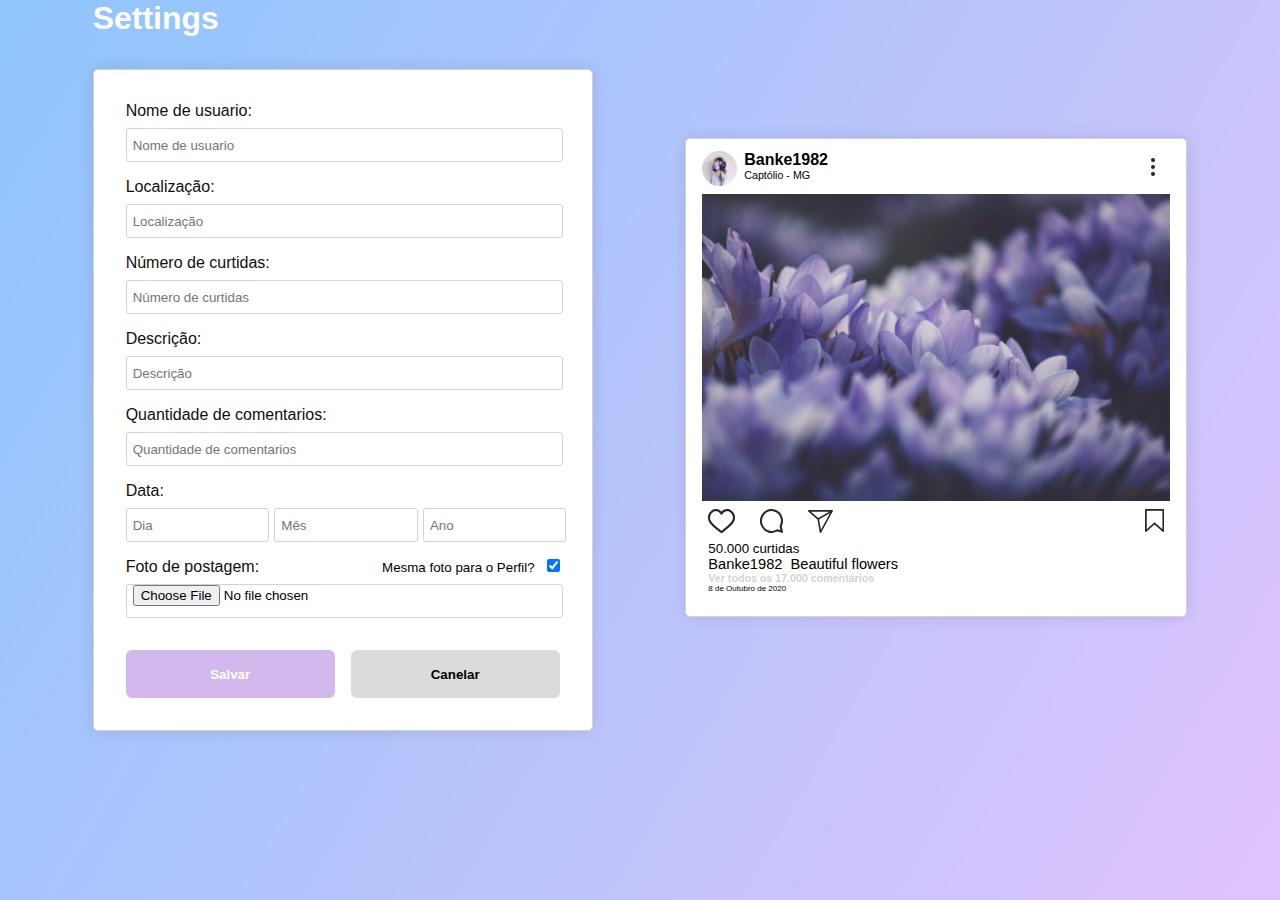
<file: index.html>
<!DOCTYPE html>
<html lang="pt-br">
<head>
    <meta charset="UTF-8">
    <meta http-equiv="X-UA-Compatible" content="IE=edge">
    <meta name="viewport" content="width=device-width, initial-scale=1.0">
    <link rel="stylesheet" href="css/index.css">
    <title>UI Instagram</title>
</head>
<body>  
  <section class="forms">
    <h1>Settings</h1>
    <div>
      <p class="titles">Nome de usuario:</p>
      <Input class="input" id="et_username" type="text" placeholder="Nome de usuario"></Input>

      <p class="titles">Localização:</p>
      <Input class="input" id="et_local" type="text" placeholder="Localização"></Input>

      <p class="titles">Número de curtidas:</p>
      <Input class="input" id="et_likenumber" type="number" placeholder="Número de curtidas"></Input>

      <p class="titles">Descrição:</p>
      <Input class="input" id="et_description" type="text" placeholder="Descrição"></Input>

      <p class="titles">Quantidade de comentarios:</p>
      <Input class="input" id="et_commentsnumber" type="number" placeholder="Quantidade de comentarios"></Input>

      <p class="titles">Data:</p>
      <div id="dateDiv">
        <Input class="input" id="et_day" type="text" placeholder="Dia"></Input>
        <Input class="input" id="et_month" type="text" placeholder="Mês"></Input>
        <Input class="input" id="et_year" type="text" placeholder="Ano"></Input>
    </div>

      <div class="photoMain">
        <p class="titles">Foto de postagem:</p>
        <p id="sameImg">Mesma foto para o Perfil?<input type="checkbox" id="sameImgBox" checked></p>
      </div>
      <input class="input" type="file" id="postImgUp" accept="image/png, image/jpg, image/jpeg">

      <div class="photoPerfil">
        <p class="titles">Foto de Perfil:</p>
        <Input class="input" type="file" id="perfilImgUp" accept="image/png, image/jpg, image/jpeg">
      </div>

      <div class="formBtn">
          <button id="salvarBtn" type="submit">Salvar</button>
          <button id="cencelarBtn" type="button">Canelar</button>          
      </div>
    </div>
  </section>
  
  <section class="post">
      <!--cabecalho-->
      <header>
        <img id="UserPhoto" alt="User Photo">
        <div>
            <h2 id="tx_user">Banke1982</h2>
            <h5 id="tx_local">Captólio - MG</h5>
        </div>
        <button type="button"><img class="imgBtn" src="img/Dots.svg" alt="OP"></button>
      </header>

      <!--Photo-->
      <main>
        <img id="postImg" alt="Photo" style="display: none">
      </main>

      <!--Buttons-->
      <div class="btns">
        <button type="button"><img src="img/Heart.svg" alt="OP"></button>
        <button type="button"><img src="img/Comment.svg" alt="OP"></button>
        <button type="button"> <img src="img/Share.svg" alt="OP"></button>
            <button type="button"> <img id="savebtn" src="img/Bookmark.svg" alt="OP"></button>
      </div>

      <!--Rodapé-->
      <footer>
        <p id="likes">50.000 curtidas</p>
        <div>
            <p id="userDescription">Banke1982</p>
            <p id="description">Beautiful flowers</p>
        </div>
        <p id="comments">Ver todos os 17.000 comentários</p>
        <p id="date">8 de Outubro de 2020</p>
       </footer>
  </section>

 
</body>
<script src="js/index.js">
</script>
</html>
</file>
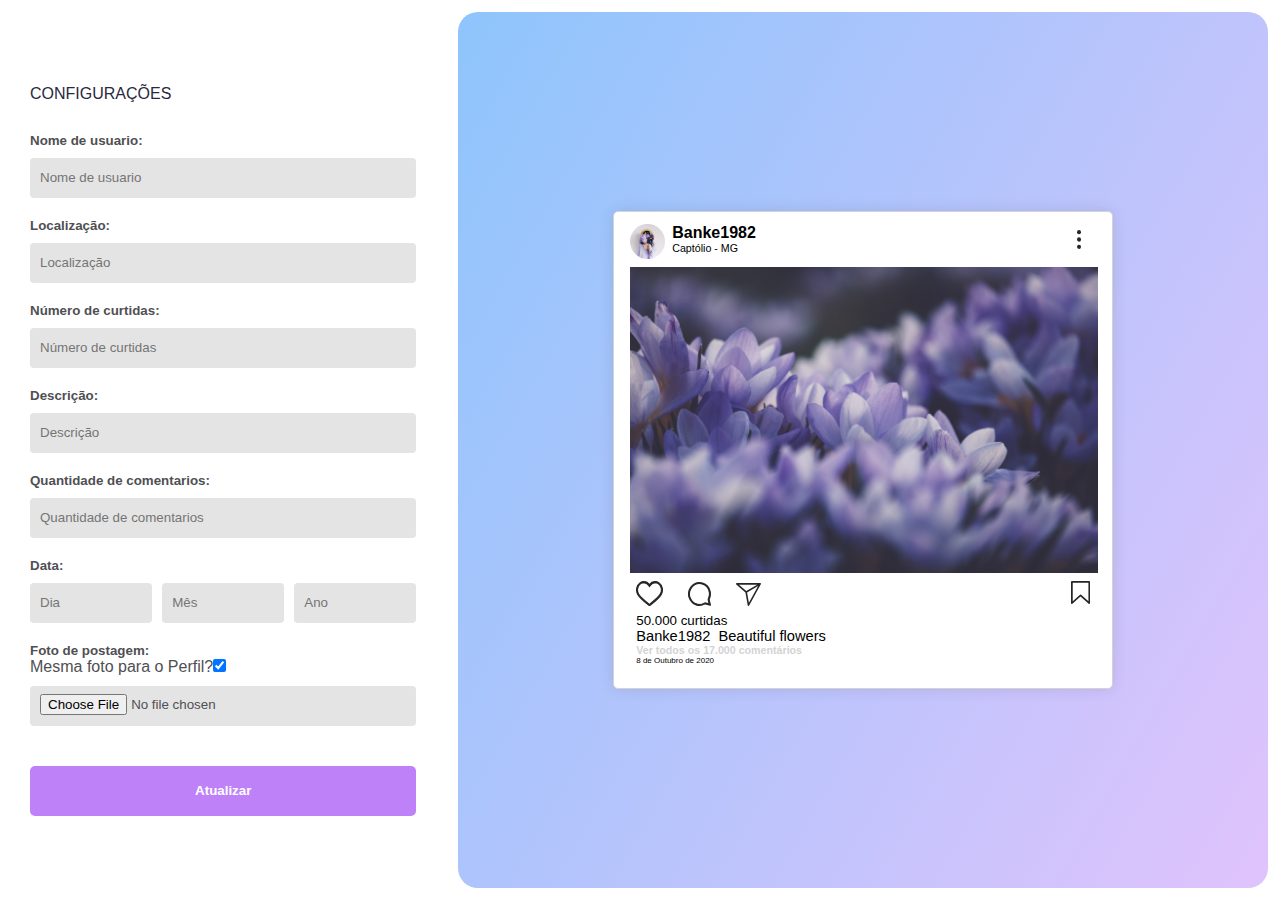
<file: index copy.html>
<!DOCTYPE html>
<html lang="pt-br">
<head>
    <meta charset="UTF-8">
    <meta http-equiv="X-UA-Compatible" content="IE=edge">
    <meta name="viewport" content="width=device-width, initial-scale=1.0">
    <link rel="stylesheet" href="css/index copy.css">
    <title>UI Instagram</title>
</head>
<body>  
  <section class="forms">
    <h1>CONFIGURAÇÕES</h1>
    <div>
      <p class="titles">Nome de usuario:</p>
      <Input class="input" id="et_username" type="text" placeholder="Nome de usuario"></Input>

      <p class="titles">Localização:</p>
      <Input class="input" id="et_local" type="text" placeholder="Localização"></Input>

      <p class="titles">Número de curtidas:</p>
      <Input class="input" id="et_likenumber" type="number" placeholder="Número de curtidas"></Input>

      <p class="titles">Descrição:</p>
      <Input class="input" id="et_description" type="text" placeholder="Descrição"></Input>

      <p class="titles">Quantidade de comentarios:</p>
      <Input class="input" id="et_commentsnumber" type="number" placeholder="Quantidade de comentarios"></Input>

      <p class="titles">Data:</p>
      <div id="dateDiv">
        <Input class="input" id="et_day" type="text" placeholder="Dia"></Input>
        <Input class="input" id="et_month" type="text" placeholder="Mês"></Input>
        <Input class="input" id="et_year" type="text" placeholder="Ano"></Input>
    </div>

      <div class="photoMain">
        <p class="titles">Foto de postagem:</p>
        <p id="sameImg">Mesma foto para o Perfil?<input type="checkbox" id="sameImgBox" checked></p>
      </div>
      <input class="input" type="file" id="postImgUp" accept="image/png, image/jpg, image/jpeg">

      <div class="photoPerfil" style="display: none;">
        <p class="titles">Foto de Perfil:</p>
        <Input class="input" type="file" id="perfilImgUp" accept="image/png, image/jpg, image/jpeg">
      </div>

      <div class="formBtn">
          <button id="salvarBtn" type="submit">Atualizar</button>         
      </div>
    </div>
  </section>
  
  <div class="ladoPost">
    <section class="post">
        <!--cabecalho-->
        <header>
          <img id="UserPhoto" alt="User Photo">
          <div>
              <h2 id="tx_user">Banke1982</h2>
              <h5 id="tx_local">Captólio - MG</h5>
          </div>
          <button type="button"><img class="imgBtn" src="img/Dots.svg" alt="OP"></button>
        </header>

        <!--Photo-->
        <main>
          <img id="postImg" alt="Photo">
        </main>

        <!--Buttons-->
        <div class="btns">
          <button type="button"><img src="img/Heart.svg" alt="OP"></button>
          <button type="button"><img src="img/Comment.svg" alt="OP"></button>
          <button type="button"> <img src="img/Share.svg" alt="OP"></button>
              <button type="button"> <img id="savebtn" src="img/Bookmark.svg" alt="OP"></button>
        </div>

        <!--Rodapé-->
        <footer>
          <p id="likes">50.000 curtidas</p>
          <div>
              <p id="userDescription">Banke1982</p>
              <p id="description">Beautiful flowers</p>
          </div>
          <p id="comments">Ver todos os 17.000 comentários</p>
          <p id="date">8 de Outubro de 2020</p>
        </footer>
    </section>
  </div>
 
</body>
<script src="js/index.js">
</script>
</html>
</file>
<file: css/index.css>
* {
    margin: 0;
    padding: 0;
}

html{
    height: 100%;
}

body {
    font-family: 'Segoe UI', Tahoma, Geneva, Verdana, sans-serif;
    /* height: 100%; */
    align-items: center;
    justify-content: space-evenly;
    background-image: linear-gradient(120deg, #8ec5fc 0%,#e0c3fc 100%);
    display: flex;
    flex-wrap: wrap;
    padding-bottom: 24px;
    
    
    /* display: grid;
    grid-template-columns: 1fr 1fr;
    grid-template-rows: 1fr; */
}

.post {
    display: grid;
    grid-template-columns: 1fr;
    grid-template-rows:  55px 1fr 40px 75px;
    border: solid 1px lightgray;
    border-radius: 5px;
    box-shadow: 0px 0px 15px rgb(0,0,0,0.1);
    background-color: white;
    width: 90vw;
    max-width: 500px;
    /* height: 500px; */
}

button {
    background: none;
    border: none;
    cursor: pointer;
}



/*-----------------------------------------------------------------------------*/

header {
    grid-row: 1 2;
    display: grid;
    grid-template-columns: 35px 1fr 35px;
    margin: 12px 16px 8px 16px;
}

header > img {
    width: 100%;
    height: 35px;
    border-radius: 100px ;
    object-fit: cover;
    content: url("../img/defaultUser.jpg");
}

h2 {
    margin: 0 7px;
    padding: 0;
    font-size: 12pt;
}

h5 {
    margin: 0 7px;
    padding: 0;
    font-size: 8pt;
    font-weight: 400;
}

.imgBtn {
    cursor: pointer;
}

/*-----------------------------------------------------------------------------*/

main {
    width: calc(100% - 32px);
    max-height: 600px;
    margin: 0px 16px;
    background-color: aqua;
    content: url("../img/default.jpg");
}

#postImg {
    height: 20px;
    width: 50px;
    object-fit: cover;
}

/*-----------------------------------------------------------------------------*/

.btns {
    position: relative;
    grid-row: 3 4;
    margin: 8px 16px;
    padding: 0px 6px;
}

.btns img {
    padding-right: 20px;
}

#savebtn {
    position: absolute;
    padding-right: 6px;
    right: 0px;
    top: 0px
}

/*-----------------------------------------------------------------------------*/

footer {
    grid-row: 3 4;
    margin: 0px 16px 12px;
    padding-left: 6px;
    /* background-color: hotpink; */
}

footer > div {
    display: flex;
}

#likes {
    font-size: 10pt;
    font-weight: 500;
}

#userDescription {
    font-size: 11pt;
    margin-right: 8px;
    font-weight: 500;
}

#description {
    font-size: 11pt;
}

#comments {
    font-size: 8pt;
    font-weight: 700;
    color: lightgray;
}

#date {
    font-size: 6pt;
}



/*----------------------------Formulario--------------------------------------------*/
.forms {
    width: 90vw;
    max-width: 500px;
    margin-bottom: 24px;
}

.forms > div {
    margin-top: 32px;
    padding: 32px;
    border: solid 1px lightgray;
    border-radius: 5px;
    box-shadow: 0px 0px 15px rgb(0,0,0,0.1);
    background-color: white;
}

h1 {
    color: white;
    font-size: 24pt;
}

.titles {
    font-size: 12pt;
    font-weight: 500;
    color: #0f0f0f;
}

#dateDiv {
    display: grid;
    grid-template-columns: 1fr 1fr 1fr;
    gap: 12px;
}


.input {
    align-items: center;
    justify-content: center;
    width: 99%;
    height: 32px;
    padding-left: 6px;
    margin-top: 8px;
    margin-bottom: 16px;
    border: solid 1px lightgray;
    border-radius: 3px;
}
.formBtn {
    margin-top: 16px;
    display: grid;
    grid-template-columns: 1fr 1fr;
    height: 48px;
    gap: 16px;
}

#cencelarBtn {
    background-color: #dbdbdb;
}

#cencelarBtn:hover {
    background-color: #b0b0b0;
}

#salvarBtn {
    background-color: #d3b8ed;
    color: white;
}

#salvarBtn:hover {
    background-color: #a893bd;
    color: white;
}

.formBtn > button {
    border-radius: 6px;
    font-weight: 700;
}

.photoMain {
    position: relative;
    display: flex;
    align-items: center;
}

#sameImg {    
    align-items: center;
    font-size: 10pt;
    position: absolute;
    right: 0;
}

#sameImgBox {
    margin-left: 12px;
}

.photoPerfil {
    display: none;
}
</file>
<file: css/index copy.css>
* {
    margin: 0;
    padding: 0;
    box-sizing: border-box;
}

html{
    height: 100%;
    background-color: white;
}

body {
    font-family: 'Segoe UI', Tahoma, Geneva, Verdana, sans-serif;
    height: 100%;
    display: flex;
    border-radius: 40px;
}

.ladoPost{
    display: flex;
    width: 100%;
    background-color: white;
    margin: 12px;
    border-radius: 20px;
    align-items: center;
    justify-content: center;
    background-image: linear-gradient(120deg, #8ec5fc 0%,#e0c3fc 100%);
}

.post {
    display: grid;
    grid-template-columns: 1fr;
    grid-template-rows:  55px 1fr 40px 75px;
    border: solid 1px lightgray;
    border-radius: 5px;
    box-shadow: 0px 0px 15px rgb(0,0,0,0.1);
    background-color: white;
    width: 500px;
    /* height: 500px; */
}

button {
    background: none;
    border: none;
    cursor: pointer;
}



/*-----------------------------------------------------------------------------*/

header {
    grid-row: 1 2;
    display: grid;
    grid-template-columns: 35px 1fr 35px;
    margin: 12px 16px 8px 16px;
}

header > img {
    width: 35px;
    height: 35px;
    border-radius: 100px ;
    object-fit: cover;
    content: url("../img/defaultUser.jpg");
}

h2 {
    margin: 0 7px;
    padding: 0;
    font-size: 12pt;
}

h5 {
    margin: 0 7px;
    padding: 0;
    font-size: 8pt;
    font-weight: 400;
}

.imgBtn {
    cursor: pointer;
}

/*-----------------------------------------------------------------------------*/

main {
    width: 94%;
    max-height: 600px;
    margin: 0px 16px;
    object-fit: cover;
    content: url("../img/default.jpg");
}

/* main > img {
    height: 10%;
    content: url("../img/bg_2106133389533de4bce399b.jpg");
} */

/*-----------------------------------------------------------------------------*/

.btns {
    position: relative;
    grid-row: 3 4;
    margin: 8px 16px;
    padding: 0px 6px;
}

.btns img {
    padding-right: 20px;
}

#savebtn {
    position: absolute;
    padding-right: 6px;
    right: 0px;
    top: 0px
}

/*-----------------------------------------------------------------------------*/

footer {
    grid-row: 3 4;
    margin: 0px 16px 12px;
    padding-left: 6px;
    /* background-color: hotpink; */
}

footer > div {
    display: flex;
}

#likes {
    font-size: 10pt;
    font-weight: 500;
}

#userDescription {
    font-size: 11pt;
    margin-right: 8px;
    font-weight: 500;
}

#description {
    font-size: 11pt;
}

#comments {
    font-size: 8pt;
    font-weight: 700;
    color: lightgray;
}

#date {
    font-size: 6pt;
}



/*----------------------------Formulario--------------------------------------------*/
.forms{ 
    max-width: 600px;
    min-width: 205px;
    margin: auto 30px;
    color: #504f53;
}

.forms > h1 {
    font-size: 12pt;
    font-weight: 400;
    color: #28293e;
    margin-bottom: 30px;
}

.titles {    
    font-size: 10pt;
    font-weight: 700;
}

.input{
    width: 100%;
    height: 40px;
    margin: 10px 0px 20px 0px;
    background-color: rgba(204, 204, 204, 0.534);
    border: none;
    border-radius: 4px;
    padding: 8px 10px;
}

#dateDiv {
    display: flex;
    gap: 10px;
}

.formBtn {
    display: grid;
    gap: 20px;
    grid-template-columns: 1fr;
}

.formBtn > button {
    margin-top: 20px;
    height: 50px;
    border-radius: 5px;
    color: white;
    font-weight: 700;
}

#salvarBtn {
    background-color: rgb(190, 129, 248);
}



@media screen and (max-width: 1024px){

    body {
        flex-wrap: wrap;
      }

    .forms{ 
        max-width: none;
        width: 90%;
    }
    
    .post {
        margin: 50px;
        max-width: 500px;
    }
}
</file>
